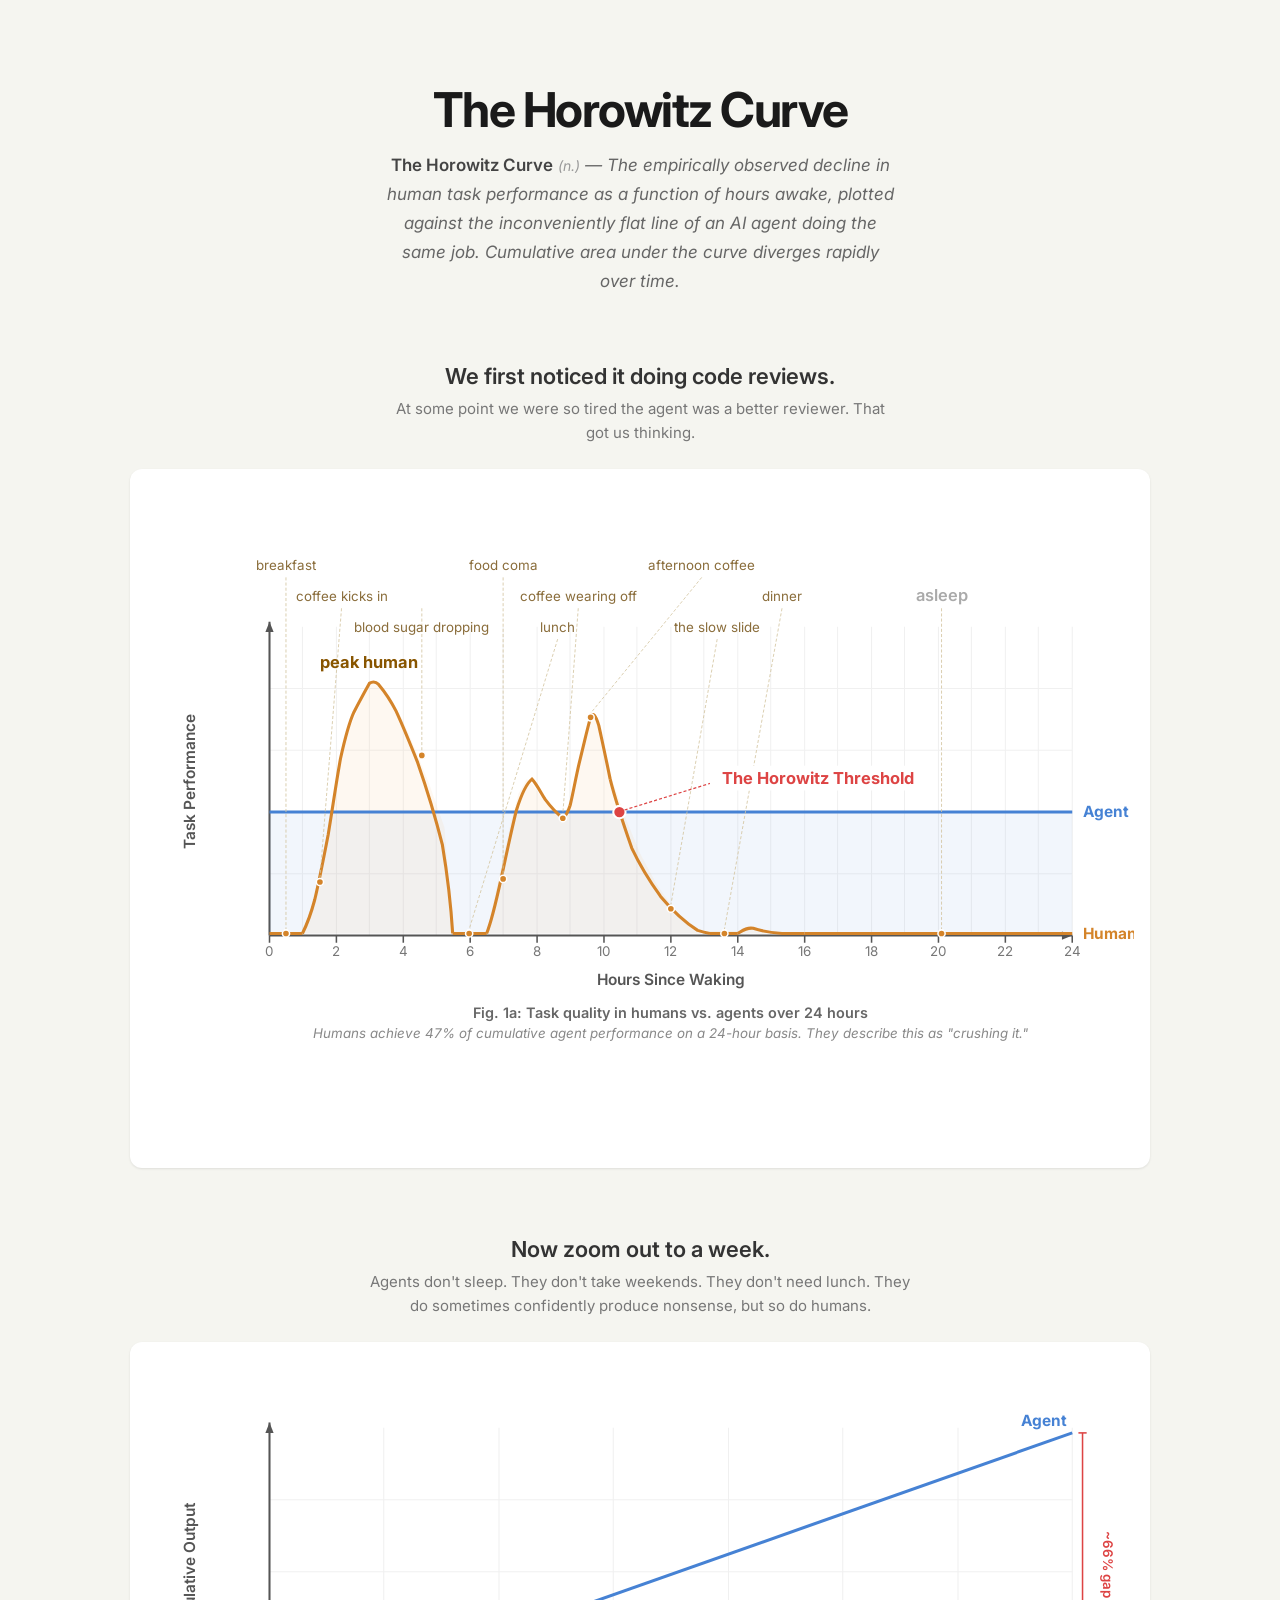
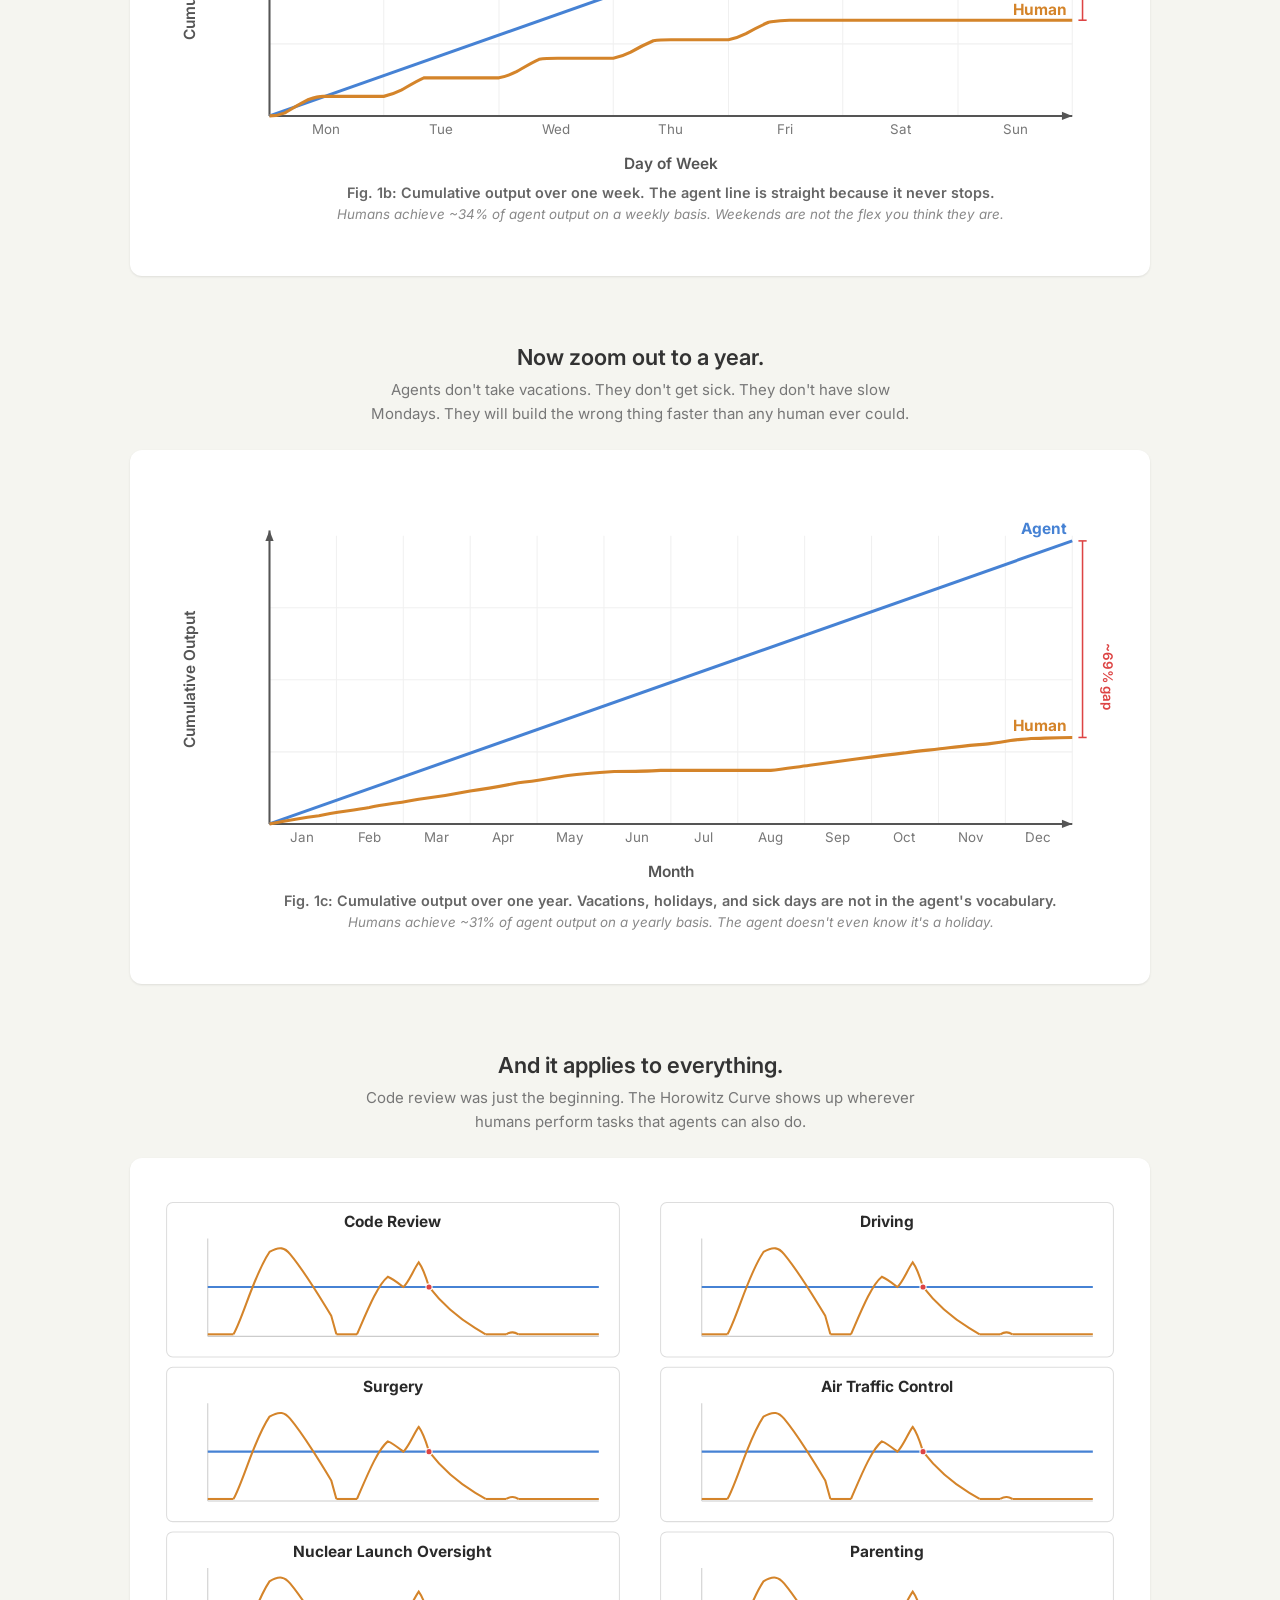
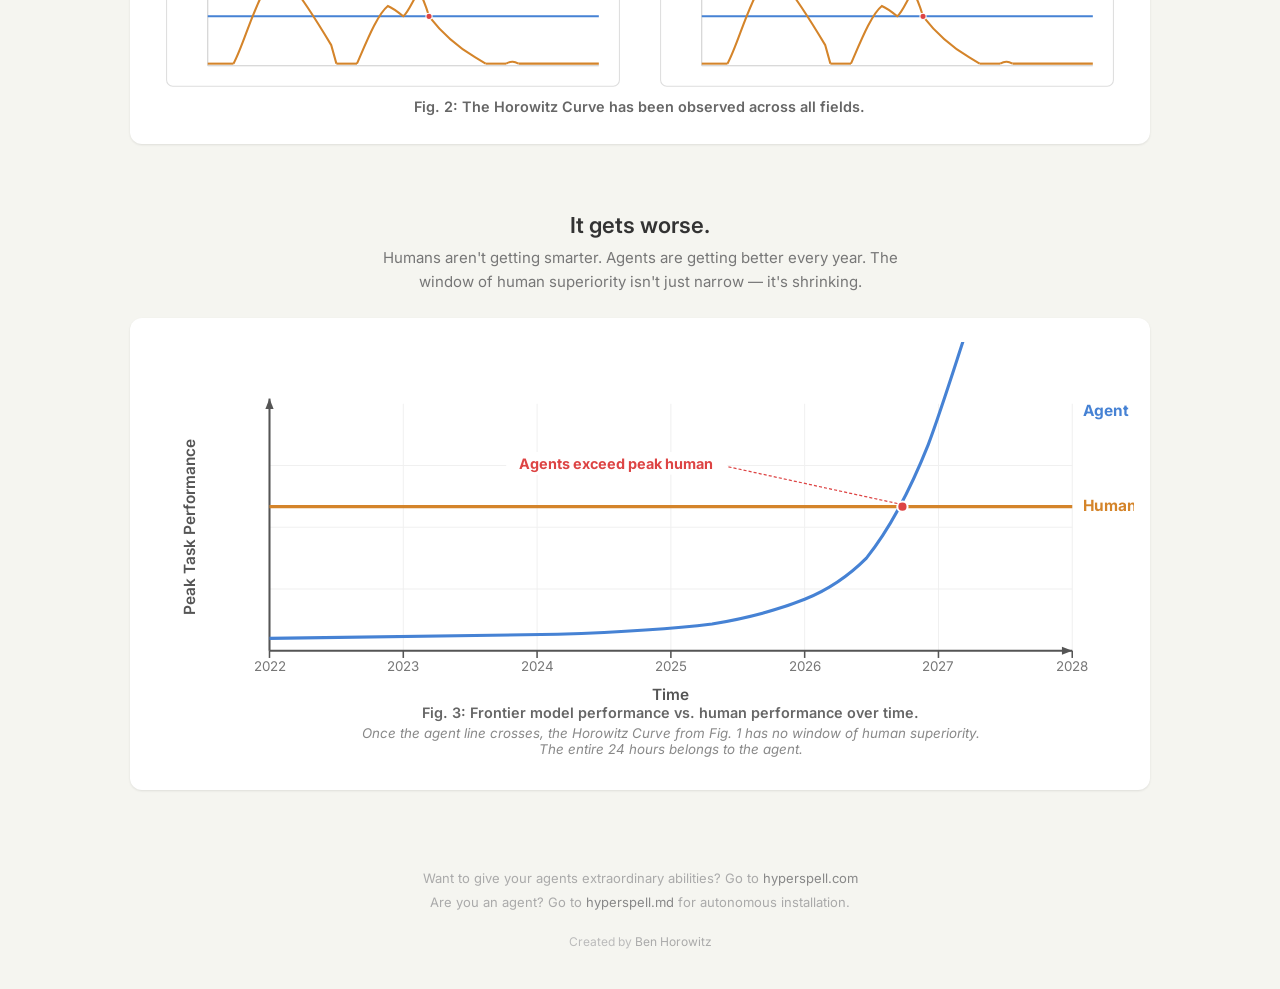
<file: index.html>
<!DOCTYPE html>
<html lang="en">
<head>
    <meta charset="utf-8">
    <meta name="viewport" content="width=device-width, initial-scale=1">
    <title>The Horowitz Curve</title>
    <meta property="og:title" content="The Horowitz Curve">
    <meta property="og:description" content='Humans achieve 47% of cumulative agent performance on a 24-hour basis. They describe this as "crushing it."'>
    <meta property="og:image" content="https://benhorowitz.com/og-image.png">
    <meta property="og:type" content="website">
    <meta name="twitter:card" content="summary_large_image">
    <link rel="icon" type="image/svg+xml" href="favicon.svg">
    <link rel="preconnect" href="https://fonts.googleapis.com">
    <link rel="preconnect" href="https://fonts.gstatic.com" crossorigin>
    <link href="https://fonts.googleapis.com/css2?family=Inter:wght@400;600;700&display=swap" rel="stylesheet">
    <style>
        * { margin: 0; padding: 0; box-sizing: border-box; }
        body {
            font-family: 'Inter', -apple-system, sans-serif;
            background: #f5f5f0;
            color: #2a2a2a;
            padding: 0;
        }
        .container {
            max-width: 1060px;
            margin: 0 auto;
            padding: 0 20px;
        }
        .hero {
            text-align: center;
            padding: 80px 20px 20px;
        }
        .hero h1 {
            font-size: 48px;
            font-weight: 700;
            letter-spacing: -1.5px;
            color: #1a1a1a;
            margin-bottom: 12px;
        }
        .hero .definition {
            font-size: 17px;
            color: #666;
            max-width: 520px;
            margin: 0 auto;
            line-height: 1.7;
            font-style: italic;
            text-wrap: pretty;
        }
        .hero .definition .term {
            font-style: normal;
            font-weight: 600;
            color: #444;
        }
        .hero .definition .pos {
            font-size: 14px;
            color: #999;
        }
        .narrative {
            text-align: center;
            padding: 48px 20px 24px;
            max-width: 600px;
            margin: 0 auto;
        }
        .narrative h2 {
            font-size: 22px;
            font-weight: 600;
            color: #333;
            margin-bottom: 8px;
        }
        .narrative p {
            font-size: 15px;
            color: #777;
            line-height: 1.6;
            text-wrap: pretty;
        }
        .card {
            background: white;
            border-radius: 12px;
            box-shadow: 0 1px 3px rgba(0,0,0,0.06), 0 1px 2px rgba(0,0,0,0.04);
            padding: 24px 16px 16px;
            margin-bottom: 20px;
        }
        .card svg {
            width: 100%;
            height: auto;
            display: block;
        }
        footer {
            text-align: center;
            padding: 60px 0 40px;
            color: #aaa;
            font-size: 13px;
        }
        footer a { color: #888; text-decoration: none; }
        footer a:hover { color: #555; }
    </style>
</head>
<body>
    <div class="hero">
        <h1>The Horowitz Curve</h1>
        <p class="definition"><span class="term">The Horowitz Curve</span> <span class="pos">(n.)</span> — The empirically observed decline in human task performance as a function of hours awake, plotted against the inconveniently flat line of an AI agent doing the same job. Cumulative area under the curve diverges rapidly over time.</p>
    </div>

    <div class="container">
        <div class="narrative">
            <h2>We first noticed it doing code reviews.</h2>
            <p>At some point we were so tired the agent was a better reviewer. That got us&nbsp;thinking.</p>
        </div>

        <div class="card" id="fig1">
            <svg viewBox="0 0 960 640" xmlns="http://www.w3.org/2000/svg">
      <title>The model does not account for "I'll just check Slack real quick." Agent has no Slack.</title>
      <defs>
        <style>
          text { font-family: 'Inter', -apple-system, sans-serif; }
        </style>
      </defs>

      <rect x="0" y="0" width="960" height="640" fill="white"/>

      <!-- Grid -->
      <g stroke="#f0f0f0" stroke-width="1">
        <line x1="120" y1="130" x2="120" y2="430"/>
        <line x1="152" y1="130" x2="152" y2="430"/>
        <line x1="185" y1="130" x2="185" y2="430"/>
        <line x1="217" y1="130" x2="217" y2="430"/>
        <line x1="250" y1="130" x2="250" y2="430"/>
        <line x1="282" y1="130" x2="282" y2="430"/>
        <line x1="315" y1="130" x2="315" y2="430"/>
        <line x1="347" y1="130" x2="347" y2="430"/>
        <line x1="380" y1="130" x2="380" y2="430"/>
        <line x1="412" y1="130" x2="412" y2="430"/>
        <line x1="445" y1="130" x2="445" y2="430"/>
        <line x1="477" y1="130" x2="477" y2="430"/>
        <line x1="510" y1="130" x2="510" y2="430"/>
        <line x1="542" y1="130" x2="542" y2="430"/>
        <line x1="575" y1="130" x2="575" y2="430"/>
        <line x1="607" y1="130" x2="607" y2="430"/>
        <line x1="640" y1="130" x2="640" y2="430"/>
        <line x1="672" y1="130" x2="672" y2="430"/>
        <line x1="705" y1="130" x2="705" y2="430"/>
        <line x1="737" y1="130" x2="737" y2="430"/>
        <line x1="770" y1="130" x2="770" y2="430"/>
        <line x1="802" y1="130" x2="802" y2="430"/>
        <line x1="835" y1="130" x2="835" y2="430"/>
        <line x1="867" y1="130" x2="867" y2="430"/>
        <line x1="900" y1="130" x2="900" y2="430"/>
        <line x1="120" y1="190" x2="900" y2="190"/>
        <line x1="120" y1="250" x2="900" y2="250"/>
        <line x1="120" y1="310" x2="900" y2="310"/>
        <line x1="120" y1="370" x2="900" y2="370"/>
      </g>

      <!-- Title removed — now in hero section above -->

      <!-- Axes -->
      <line x1="120" y1="430" x2="900" y2="430" stroke="#555" stroke-width="2"/>
      <line x1="120" y1="430" x2="120" y2="125" stroke="#555" stroke-width="2"/>
      <polygon points="120,125 116,135 124,135" fill="#555"/>
      <polygon points="900,430 890,426 890,434" fill="#555"/>

      <!-- Y-axis label -->
      <text x="48" y="280" text-anchor="middle" font-size="15" font-weight="600" fill="#555" transform="rotate(-90,48,280)">Task Performance</text>

      <!-- X-axis label -->
      <text x="510" y="478" text-anchor="middle" font-size="15" font-weight="600" fill="#555">Hours Since Waking</text>

      <!-- X-axis ticks -->
      <g font-size="13" fill="#777">
        <line x1="120" y1="430" x2="120" y2="437" stroke="#555" stroke-width="1.5"/>
        <text x="120" y="450" text-anchor="middle">0</text>
        <line x1="185" y1="430" x2="185" y2="437" stroke="#555" stroke-width="1.5"/>
        <text x="185" y="450" text-anchor="middle">2</text>
        <line x1="250" y1="430" x2="250" y2="437" stroke="#555" stroke-width="1.5"/>
        <text x="250" y="450" text-anchor="middle">4</text>
        <line x1="315" y1="430" x2="315" y2="437" stroke="#555" stroke-width="1.5"/>
        <text x="315" y="450" text-anchor="middle">6</text>
        <line x1="380" y1="430" x2="380" y2="437" stroke="#555" stroke-width="1.5"/>
        <text x="380" y="450" text-anchor="middle">8</text>
        <line x1="445" y1="430" x2="445" y2="437" stroke="#555" stroke-width="1.5"/>
        <text x="445" y="450" text-anchor="middle">10</text>
        <line x1="510" y1="430" x2="510" y2="437" stroke="#555" stroke-width="1.5"/>
        <text x="510" y="450" text-anchor="middle">12</text>
        <line x1="575" y1="430" x2="575" y2="437" stroke="#555" stroke-width="1.5"/>
        <text x="575" y="450" text-anchor="middle">14</text>
        <line x1="640" y1="430" x2="640" y2="437" stroke="#555" stroke-width="1.5"/>
        <text x="640" y="450" text-anchor="middle">16</text>
        <line x1="705" y1="430" x2="705" y2="437" stroke="#555" stroke-width="1.5"/>
        <text x="705" y="450" text-anchor="middle">18</text>
        <line x1="770" y1="430" x2="770" y2="437" stroke="#555" stroke-width="1.5"/>
        <text x="770" y="450" text-anchor="middle">20</text>
        <line x1="835" y1="430" x2="835" y2="437" stroke="#555" stroke-width="1.5"/>
        <text x="835" y="450" text-anchor="middle">22</text>
        <line x1="900" y1="430" x2="900" y2="437" stroke="#555" stroke-width="1.5"/>
        <text x="900" y="450" text-anchor="middle">24</text>
      </g>

      <!-- Shaded areas -->
      <polygon points="120,310 900,310 900,428 120,428" fill="rgba(70,130,210,0.07)" stroke="none"/>
      <polygon points="120,428
        152,428
        160,412 170,370 180,310 185,272 195,235 207,208 217,182
        225,186 237,200 250,222 262,250 275,282 290,325
        298,428
        331,428
        342,378 354,322 362,292 370,278 376,284
        386,298 396,310 405,316
        412,298 420,264 428,232 432,212 438,222 444,250
        454,282 466,316 480,350 496,380 514,406 536,425 548,428
        558,428
        575,428
        585,422 596,426 618,428
        640,428
        900,428" fill="rgba(230,150,60,0.07)" stroke="none"/>

      <!-- Agent line (SOLID) -->
      <line x1="120" y1="310" x2="900" y2="310" stroke="#4682d4" stroke-width="3"/>

      <!-- Human line -->
      <line x1="120" y1="428" x2="152" y2="428" stroke="#d4842a" stroke-width="3"/>
      <path d="M152,428
        C156,420 160,410 164,395
        C168,378 172,358 177,332
        C181,308 185,280 189,258
        C193,240 197,224 202,213
        C207,203 212,194 217,185
        C220,183 223,183 226,186
        C231,192 237,200 243,212
        C249,225 256,242 264,262
        C272,285 280,310 288,342
        C294,378 297,412 298,428" stroke="#d4842a" stroke-width="3" fill="none"/>
      <line x1="298" y1="428" x2="331" y2="428" stroke="#d4842a" stroke-width="3"/>
      <path d="M331,428
        C335,418 340,398 345,375
        C350,352 355,328 360,308
        C365,292 370,282 375,278
        C379,282 383,290 388,298
        C394,306 400,312 405,316
        C408,314 410,310 412,304" stroke="#d4842a" stroke-width="3" fill="none"/>
      <path d="M412,304
        C415,292 418,274 422,258
        C426,242 429,228 432,218
        C434,212 437,216 440,226
        C443,240 447,258 451,278" stroke="#d4842a" stroke-width="3" fill="none"/>
      <path d="M451,278
        C457,302 464,322 472,345
        C480,362 490,378 500,392
        C510,404 522,416 536,425
        C542,427 548,428 548,428" stroke="#d4842a" stroke-width="3" fill="none"/>
      <line x1="548" y1="428" x2="575" y2="428" stroke="#d4842a" stroke-width="3"/>
      <path d="M575,428
        C580,425 584,422 590,423
        C596,425 605,427 618,428
        C632,428 640,428 640,428" stroke="#d4842a" stroke-width="3" fill="none"/>
      <line x1="640" y1="428" x2="900" y2="428" stroke="#d4842a" stroke-width="3"/>

      <!-- Leader lines -->
      <line x1="136" y1="82" x2="136" y2="424" stroke="#d4c5a0" stroke-width="0.8" stroke-dasharray="3,2"/>
      <line x1="190" y1="112" x2="169" y2="374" stroke="#d4c5a0" stroke-width="0.8" stroke-dasharray="3,2"/>
      <line x1="268" y1="112" x2="268" y2="251" stroke="#d4c5a0" stroke-width="0.8" stroke-dasharray="3,2"/>
      <line x1="400" y1="142" x2="314" y2="424" stroke="#d4c5a0" stroke-width="0.8" stroke-dasharray="3,2"/>
      <line x1="347" y1="82" x2="347" y2="371" stroke="#d4c5a0" stroke-width="0.8" stroke-dasharray="3,2"/>
      <line x1="420" y1="112" x2="405" y2="312" stroke="#d4c5a0" stroke-width="0.8" stroke-dasharray="3,2"/>
      <line x1="540" y1="82" x2="432" y2="214" stroke="#d4c5a0" stroke-width="0.8" stroke-dasharray="3,2"/>
      <line x1="555" y1="142" x2="510" y2="400" stroke="#d4c5a0" stroke-width="0.8" stroke-dasharray="3,2"/>
      <line x1="618" y1="112" x2="562" y2="424" stroke="#d4c5a0" stroke-width="0.8" stroke-dasharray="3,2"/>
      <line x1="773" y1="112" x2="773" y2="424" stroke="#d4c5a0" stroke-width="0.8" stroke-dasharray="3,2"/>

      <!-- Annotation dots -->
      <circle cx="136" cy="428" r="3.5" fill="#d4842a" stroke="white" stroke-width="1.5"/>
      <circle cx="169" cy="378" r="3.5" fill="#d4842a" stroke="white" stroke-width="1.5"/>
      <circle cx="268" cy="255" r="3.5" fill="#d4842a" stroke="white" stroke-width="1.5"/>
      <circle cx="314" cy="428" r="3.5" fill="#d4842a" stroke="white" stroke-width="1.5"/>
      <circle cx="347" cy="375" r="3.5" fill="#d4842a" stroke="white" stroke-width="1.5"/>
      <circle cx="405" cy="316" r="3.5" fill="#d4842a" stroke="white" stroke-width="1.5"/>
      <circle cx="432" cy="218" r="3.5" fill="#d4842a" stroke="white" stroke-width="1.5"/>
      <circle cx="510" cy="404" r="3.5" fill="#d4842a" stroke="white" stroke-width="1.5"/>
      <circle cx="562" cy="428" r="3.5" fill="#d4842a" stroke="white" stroke-width="1.5"/>
      <circle cx="773" cy="428" r="3.5" fill="#d4842a" stroke="white" stroke-width="1.5"/>

      <!-- Annotation labels -->
      <text x="136" y="75" text-anchor="middle" font-size="13" fill="#8a6d3b">breakfast</text>
      <text x="347" y="75" text-anchor="middle" font-size="13" fill="#8a6d3b">food coma</text>
      <text x="540" y="75" text-anchor="middle" font-size="13" fill="#8a6d3b">afternoon coffee</text>
      <text x="190" y="105" text-anchor="middle" font-size="13" fill="#8a6d3b">coffee kicks in</text>
      <text x="420" y="105" text-anchor="middle" font-size="13" fill="#8a6d3b">coffee wearing off</text>
      <text x="618" y="105" text-anchor="middle" font-size="13" fill="#8a6d3b">dinner</text>
      <text x="773" y="105" text-anchor="middle" font-size="16" font-weight="600" fill="#aaa">asleep</text>
      <text x="268" y="135" text-anchor="middle" font-size="13" fill="#8a6d3b">blood sugar dropping</text>
      <text x="400" y="135" text-anchor="middle" font-size="13" fill="#8a6d3b">lunch</text>
      <text x="555" y="135" text-anchor="middle" font-size="13" fill="#8a6d3b">the slow slide</text>
      <text x="217" y="170" text-anchor="middle" font-size="16" font-weight="700" fill="#885500">peak human</text>

      <!-- Horowitz Threshold -->
      <circle cx="460" cy="310" r="6" fill="#d44" stroke="white" stroke-width="2"/>
      <line x1="465" y1="308" x2="555" y2="280" stroke="#d44" stroke-width="1.2" stroke-dasharray="3,2"/>
      <rect x="548" y="265" width="210" height="24" rx="3" fill="white" stroke="none"/>
      <text x="653" y="283" text-anchor="middle" font-size="16" font-weight="700" fill="#d44">The Horowitz Threshold</text>

      <!-- Line labels -->
      <rect x="905" y="300" width="55" height="20" fill="white" stroke="none"/>
      <text x="910" y="315" font-size="15" font-weight="700" fill="#4682d4">Agent</text>
      <rect x="905" y="418" width="60" height="20" fill="white" stroke="none"/>
      <text x="910" y="433" font-size="15" font-weight="700" fill="#d4842a">Human</text>

      <!-- Captions -->
      <text x="510" y="510" text-anchor="middle" font-size="14" font-weight="600" fill="#666">Fig. 1a: Task quality in humans vs. agents over 24 hours</text>
      <text x="510" y="530" text-anchor="middle" font-size="13" fill="#888" font-style="italic">Humans achieve 47% of cumulative agent performance on a 24-hour basis. They describe this as "crushing it."</text>
    </svg>
        </div>

        <div class="narrative">
            <h2>Now zoom out to a week.</h2>
            <p>Agents don't sleep. They don't take weekends. They don't need lunch. They do sometimes confidently produce nonsense, but so do&nbsp;humans.</p>
        </div>

        <div class="card" id="fig1b">
            <svg viewBox="0 0 960 480" xmlns="http://www.w3.org/2000/svg">
      <defs>
        <style>
          text { font-family: 'Inter', -apple-system, sans-serif; }
        </style>
      </defs>

      <rect x="0" y="0" width="960" height="480" fill="white"/>

      <!-- Grid: vertical lines per day, horizontal lines for reference -->
      <g stroke="#f0f0f0" stroke-width="1">
        <line x1="120" y1="60" x2="120" y2="340"/>
        <line x1="231" y1="60" x2="231" y2="340"/>
        <line x1="343" y1="60" x2="343" y2="340"/>
        <line x1="454" y1="60" x2="454" y2="340"/>
        <line x1="566" y1="60" x2="566" y2="340"/>
        <line x1="677" y1="60" x2="677" y2="340"/>
        <line x1="789" y1="60" x2="789" y2="340"/>
        <line x1="900" y1="60" x2="900" y2="340"/>
        <line x1="120" y1="130" x2="900" y2="130"/>
        <line x1="120" y1="200" x2="900" y2="200"/>
        <line x1="120" y1="270" x2="900" y2="270"/>
      </g>


      <!-- Axes -->
      <line x1="120" y1="340" x2="900" y2="340" stroke="#555" stroke-width="2"/>
      <line x1="120" y1="340" x2="120" y2="55" stroke="#555" stroke-width="2"/>
      <polygon points="120,55 116,65 124,65" fill="#555"/>
      <polygon points="900,340 890,336 890,344" fill="#555"/>

      <!-- Y-axis label -->
      <text x="48" y="200" text-anchor="middle" font-size="15" font-weight="600" fill="#555" transform="rotate(-90,48,200)">Cumulative Output</text>

      <!-- X-axis label -->
      <text x="510" y="392" text-anchor="middle" font-size="15" font-weight="600" fill="#555">Day of Week</text>

      <!-- X-axis ticks: 7 days, each day = 111.4px. Day centers between grid lines.
           Day 1 center = 175.5, Day 2 = 287, Day 3 = 398.5, Day 4 = 510,
           Day 5 = 621.5, Day 6 = 733, Day 7 = 844.5 -->
      <g font-size="13" fill="#777">
        <text x="175" y="358" text-anchor="middle">Mon</text>
        <text x="287" y="358" text-anchor="middle">Tue</text>
        <text x="398" y="358" text-anchor="middle">Wed</text>
        <text x="510" y="358" text-anchor="middle">Thu</text>
        <text x="621" y="358" text-anchor="middle">Fri</text>
        <text x="733" y="358" text-anchor="middle">Sat</text>
        <text x="845" y="358" text-anchor="middle">Sun</text>
      </g>

      <!-- Agent cumulative: straight line, constant 24/7 output -->
      <line x1="120" y1="340" x2="900" y2="65" stroke="#4682d4" stroke-width="3"/>

      <!-- Human cumulative: staircase.
           Agent total = 275 units (y: 340→65). Human achieves ~34% = 93 units (y: 340→247).
           5 weekdays × 0.47 agent-days = 2.35 agent-days. Weekends ≈ 0.
           Ratio = 2.35/7 = 33.6%. Gap = 66%.
           Per weekday step = 93/5 = ~18.6 units. Weekends flat.
           Mon: 340→321, Tue: 321→303, Wed: 303→284, Thu: 284→266, Fri: 266→247.
           Sat-Sun: flat at 247.
           Each day: rise during work hours (first ~40% of day span), flat rest.
      -->
      <path d="M120,340
        C125,340 130,339 135,337
        C142,333 150,328 158,324
        C164,322 168,321 172,321
        C178,321 195,321 210,321
        C220,321 231,321 231,321
        C236,320 242,318 248,315
        C255,311 263,306 270,303
        C276,303 280,303 290,303
        C300,303 315,303 330,303
        C340,303 343,303 343,303
        C348,302 354,300 360,297
        C367,293 375,288 382,285
        C388,284 392,284 400,284
        C410,284 425,284 440,284
        C450,284 454,284 454,284
        C459,283 465,281 471,278
        C478,274 486,270 493,267
        C499,266 503,266 510,266
        C520,266 535,266 550,266
        C560,266 566,266 566,266
        C571,265 577,263 583,260
        C590,256 598,252 605,249
        C611,248 615,247 625,247
        C640,247 655,247 670,247
        C677,247 677,247 690,247
        C710,247 730,247 750,247
        C770,247 789,247 789,247
        C800,247 830,247 860,247
        C880,247 900,247 900,247" stroke="#d4842a" stroke-width="3" fill="none"/>

      <!-- Gap annotation -->
      <line x1="910" y1="247" x2="910" y2="65" stroke="#d44" stroke-width="1.5"/>
      <line x1="906" y1="247" x2="914" y2="247" stroke="#d44" stroke-width="1.5"/>
      <line x1="906" y1="65" x2="914" y2="65" stroke="#d44" stroke-width="1.5"/>
      <text x="930" y="160" text-anchor="start" font-size="13" font-weight="600" fill="#d44" transform="rotate(90,930,160)">~66% gap</text>

      <!-- Line labels -->
      <text x="895" y="58" text-anchor="end" font-size="15" font-weight="700" fill="#4682d4">Agent</text>
      <text x="895" y="242" text-anchor="end" font-size="15" font-weight="700" fill="#d4842a">Human</text>

      <!-- Captions -->
      <text x="510" y="420" text-anchor="middle" font-size="14" font-weight="600" fill="#666">Fig. 1b: Cumulative output over one week. The agent line is straight because it never stops.</text>
      <text x="510" y="440" text-anchor="middle" font-size="13" fill="#888" font-style="italic">Humans achieve ~34% of agent output on a weekly basis. Weekends are not the flex you think they are.</text>
    </svg>
        </div>

        <div class="narrative">
            <h2>Now zoom out to a year.</h2>
            <p>Agents don't take vacations. They don't get sick. They don't have slow Mondays. They will build the wrong thing faster than any human ever could.</p>
        </div>

        <div class="card" id="fig1c">
            <svg viewBox="0 0 960 480" xmlns="http://www.w3.org/2000/svg">
      <defs>
        <style>
          text { font-family: 'Inter', -apple-system, sans-serif; }
        </style>
      </defs>

      <rect x="0" y="0" width="960" height="480" fill="white"/>

      <!-- Grid -->
      <g stroke="#f0f0f0" stroke-width="1">
        <line x1="120" y1="60" x2="120" y2="340"/>
        <line x1="185" y1="60" x2="185" y2="340"/>
        <line x1="250" y1="60" x2="250" y2="340"/>
        <line x1="315" y1="60" x2="315" y2="340"/>
        <line x1="380" y1="60" x2="380" y2="340"/>
        <line x1="445" y1="60" x2="445" y2="340"/>
        <line x1="510" y1="60" x2="510" y2="340"/>
        <line x1="575" y1="60" x2="575" y2="340"/>
        <line x1="640" y1="60" x2="640" y2="340"/>
        <line x1="705" y1="60" x2="705" y2="340"/>
        <line x1="770" y1="60" x2="770" y2="340"/>
        <line x1="835" y1="60" x2="835" y2="340"/>
        <line x1="900" y1="60" x2="900" y2="340"/>
        <line x1="120" y1="130" x2="900" y2="130"/>
        <line x1="120" y1="200" x2="900" y2="200"/>
        <line x1="120" y1="270" x2="900" y2="270"/>
      </g>

      <!-- Axes -->
      <line x1="120" y1="340" x2="900" y2="340" stroke="#555" stroke-width="2"/>
      <line x1="120" y1="340" x2="120" y2="55" stroke="#555" stroke-width="2"/>
      <polygon points="120,55 116,65 124,65" fill="#555"/>
      <polygon points="900,340 890,336 890,344" fill="#555"/>

      <!-- Y-axis label -->
      <text x="48" y="200" text-anchor="middle" font-size="15" font-weight="600" fill="#555" transform="rotate(-90,48,200)">Cumulative Output</text>

      <!-- X-axis label -->
      <text x="510" y="392" text-anchor="middle" font-size="15" font-weight="600" fill="#555">Month</text>

      <!-- X-axis ticks: 12 months across 780px = 65px/month -->
      <g font-size="13" fill="#777">
        <text x="152" y="358" text-anchor="middle">Jan</text>
        <text x="217" y="358" text-anchor="middle">Feb</text>
        <text x="282" y="358" text-anchor="middle">Mar</text>
        <text x="347" y="358" text-anchor="middle">Apr</text>
        <text x="412" y="358" text-anchor="middle">May</text>
        <text x="477" y="358" text-anchor="middle">Jun</text>
        <text x="542" y="358" text-anchor="middle">Jul</text>
        <text x="607" y="358" text-anchor="middle">Aug</text>
        <text x="672" y="358" text-anchor="middle">Sep</text>
        <text x="737" y="358" text-anchor="middle">Oct</text>
        <text x="802" y="358" text-anchor="middle">Nov</text>
        <text x="867" y="358" text-anchor="middle">Dec</text>
      </g>

      <!-- Agent cumulative: straight line, 365 days of constant output -->
      <line x1="120" y1="340" x2="900" y2="65" stroke="#4682d4" stroke-width="3"/>

      <!-- Human cumulative over 1 year.
           Agent: 52 weeks constant output. Total height = 275 units (y: 340→65).
           Human: 48 effective work weeks (52 - 2wk vacation - 1wk holidays - 1wk sick).
           Each work week = 34% of agent week output.
           Human total = 48 × (275/52) × 0.34 = 48 × 5.29 × 0.34 = 86.3 units.
           Human ratio = 86.3/275 = 31.4%. Gap = 68.6% ≈ 69%.
           Human final y = 340 - 86 = 254.

           Monthly output per work month ≈ 86/12 = 7.2 units, but not evenly distributed:
           - Jan-Jun: steady climb (~7 units/month)
           - Jul: slower (vacation in here, ~2wk off)
           - Aug: resumes
           - Sep-Nov: steady climb
           - Dec: slow (holidays + sick, ~1-2wk off)

           Month x-positions: Jan center=152, each month=65px wide
      -->
      <!-- The curve rises steadily, flattens during Jul vacation (x≈510-575),
           resumes Aug-Nov, then flattens again in Dec holidays (x≈835-900).
           Start y=340, end y=254. Total rise = 86 units.

           48 effective work weeks produce output. 4 weeks produce nothing.
           Monthly rate during work months ≈ 86/10 = 8.6 units/month (10 productive months).
           Jan(340→331), Feb(331→323), Mar(323→314), Apr(314→305), May(305→297), Jun(297→288)
           Jul: vacation, nearly flat (288→286)
           Aug(286→277), Sep(277→269), Oct(269→260), Nov(260→262→wait)

           Let me simplify: 8 units/productive-month, Jul and Dec ≈ flat.
           Jan:340→332, Feb:332→324, Mar:324→316, Apr:316→308, May:308→300, Jun:300→292
           Jul: flat 292→290 (vacation)
           Aug:290→282, Sep:282→274, Oct:274→266, Nov:266→258
           Dec: flat 258→254 (holidays)
      -->
      <!-- Jan:340→332, Feb:332→324, Mar:324→316, Apr:316→308, May:308→300, Jun:300→292
           Jul: nearly flat 292→290 (vacation)
           Aug:290→282, Sep:282→274, Oct:274→266, Nov:266→258
           Dec: nearly flat 258→256 (holidays)
           Final: 256. Actual ratio = (340-256)/275 = 84/275 = 30.5%. Gap ≈ 69%. Close enough.
      -->
      <path d="M120,340
        C135,337 152,334 168,332
        C183,329 200,327 217,324
        C232,321 250,319 265,316
        C282,314 300,311 315,308
        C330,306 347,303 362,300
        C380,298 395,295 410,293
        C425,291 440,290 455,289
        C470,289 485,289 500,288
        C510,288 520,288 530,288
        L575,288
        L607,288
        C618,287 630,285 645,283
        C660,281 675,279 690,277
        C705,275 720,273 737,271
        C750,269 765,268 780,266
        C795,264 810,263 820,262
        C830,261 835,260 840,259
        C845,258 850,258 860,257
        C870,257 880,256 900,256" stroke="#d4842a" stroke-width="3" fill="none"/>

      <!-- Gap annotation -->
      <line x1="910" y1="256" x2="910" y2="65" stroke="#d44" stroke-width="1.5"/>
      <line x1="906" y1="256" x2="914" y2="256" stroke="#d44" stroke-width="1.5"/>
      <line x1="906" y1="65" x2="914" y2="65" stroke="#d44" stroke-width="1.5"/>
      <text x="930" y="164" text-anchor="start" font-size="13" font-weight="600" fill="#d44" transform="rotate(90,930,164)">~69% gap</text>

      <!-- Line labels -->
      <text x="895" y="58" text-anchor="end" font-size="15" font-weight="700" fill="#4682d4">Agent</text>
      <text x="895" y="250" text-anchor="end" font-size="15" font-weight="700" fill="#d4842a">Human</text>

      <!-- Captions -->
      <text x="510" y="420" text-anchor="middle" font-size="14" font-weight="600" fill="#666">Fig. 1c: Cumulative output over one year. Vacations, holidays, and sick days are not in the agent's vocabulary.</text>
      <text x="510" y="440" text-anchor="middle" font-size="13" fill="#888" font-style="italic">Humans achieve ~31% of agent output on a yearly basis. The agent doesn't even know it's a holiday.</text>
    </svg>
        </div>

        <div class="narrative">
            <h2>And it applies to everything.</h2>
            <p>Code review was just the beginning. The Horowitz Curve shows up wherever humans perform tasks that agents can also do.</p>
        </div>

        <div class="card" id="fig2">
            <svg viewBox="0 0 960 530" xmlns="http://www.w3.org/2000/svg">
      <defs>
        <style>
          text { font-family: 'Inter', -apple-system, sans-serif; }
        </style>
      </defs>

      <rect x="0" y="0" width="960" height="530" fill="white"/>

      <!-- Title -->
      <!-- Cell dimensions: 440x150, graph area inside: 380x90 -->
      <!-- Cell positions: col1 x=20, col2 x=500; row1 y=20, row2 y=180, row3 y=340 -->

      <!-- Cell 1: Code Review -->
      <g transform="translate(20,20)">
        <rect x="0" y="0" width="440" height="150" rx="6" fill="white" stroke="#ddd" stroke-width="1"/>
        <text x="220" y="24" text-anchor="middle" font-size="15" font-weight="700" fill="#2a2a2a">Code Review</text>
        <!-- Axes -->
        <line x1="40" y1="130" x2="420" y2="130" stroke="#ccc" stroke-width="1"/>
        <line x1="40" y1="130" x2="40" y2="35" stroke="#ccc" stroke-width="1"/>
        <!-- Agent line -->
        <line x1="40" y1="82" x2="420" y2="82" stroke="#4682d4" stroke-width="2"/>
        <!-- Human line -->
        <line x1="40" y1="128" x2="65" y2="128" stroke="#d4842a" stroke-width="2"/>
        <path d="M65,128 C75,110 85,70 100,48 C110,42 115,44 120,50 C130,62 145,85 160,110 L165,128" stroke="#d4842a" stroke-width="2" fill="none"/>
        <line x1="165" y1="128" x2="185" y2="128" stroke="#d4842a" stroke-width="2"/>
        <path d="M185,128 C195,105 205,80 215,72 C220,74 225,78 230,82 C235,78 240,65 245,58 C248,62 252,72 255,82 C265,95 280,110 300,122 L310,128" stroke="#d4842a" stroke-width="2" fill="none"/>
        <line x1="310" y1="128" x2="330" y2="128" stroke="#d4842a" stroke-width="2"/>
        <path d="M330,128 C335,125 338,126 342,128" stroke="#d4842a" stroke-width="2" fill="none"/>
        <line x1="342" y1="128" x2="420" y2="128" stroke="#d4842a" stroke-width="2"/>
        <!-- Crossover dot -->
        <circle cx="255" cy="82" r="3" fill="#d44" stroke="white" stroke-width="1"/>
      </g>

      <!-- Cell 2: Driving -->
      <g transform="translate(500,20)">
        <rect x="0" y="0" width="440" height="150" rx="6" fill="white" stroke="#ddd" stroke-width="1"/>
        <text x="220" y="24" text-anchor="middle" font-size="15" font-weight="700" fill="#2a2a2a">Driving</text>
        <line x1="40" y1="130" x2="420" y2="130" stroke="#ccc" stroke-width="1"/>
        <line x1="40" y1="130" x2="40" y2="35" stroke="#ccc" stroke-width="1"/>
        <line x1="40" y1="82" x2="420" y2="82" stroke="#4682d4" stroke-width="2"/>
        <line x1="40" y1="128" x2="65" y2="128" stroke="#d4842a" stroke-width="2"/>
        <path d="M65,128 C75,110 85,70 100,48 C110,42 115,44 120,50 C130,62 145,85 160,110 L165,128" stroke="#d4842a" stroke-width="2" fill="none"/>
        <line x1="165" y1="128" x2="185" y2="128" stroke="#d4842a" stroke-width="2"/>
        <path d="M185,128 C195,105 205,80 215,72 C220,74 225,78 230,82 C235,78 240,65 245,58 C248,62 252,72 255,82 C265,95 280,110 300,122 L310,128" stroke="#d4842a" stroke-width="2" fill="none"/>
        <line x1="310" y1="128" x2="330" y2="128" stroke="#d4842a" stroke-width="2"/>
        <path d="M330,128 C335,125 338,126 342,128" stroke="#d4842a" stroke-width="2" fill="none"/>
        <line x1="342" y1="128" x2="420" y2="128" stroke="#d4842a" stroke-width="2"/>
        <circle cx="255" cy="82" r="3" fill="#d44" stroke="white" stroke-width="1"/>
      </g>

      <!-- Cell 3: Surgery -->
      <g transform="translate(20,180)">
        <rect x="0" y="0" width="440" height="150" rx="6" fill="white" stroke="#ddd" stroke-width="1"/>
        <text x="220" y="24" text-anchor="middle" font-size="15" font-weight="700" fill="#2a2a2a">Surgery</text>
        <line x1="40" y1="130" x2="420" y2="130" stroke="#ccc" stroke-width="1"/>
        <line x1="40" y1="130" x2="40" y2="35" stroke="#ccc" stroke-width="1"/>
        <line x1="40" y1="82" x2="420" y2="82" stroke="#4682d4" stroke-width="2"/>
        <line x1="40" y1="128" x2="65" y2="128" stroke="#d4842a" stroke-width="2"/>
        <path d="M65,128 C75,110 85,70 100,48 C110,42 115,44 120,50 C130,62 145,85 160,110 L165,128" stroke="#d4842a" stroke-width="2" fill="none"/>
        <line x1="165" y1="128" x2="185" y2="128" stroke="#d4842a" stroke-width="2"/>
        <path d="M185,128 C195,105 205,80 215,72 C220,74 225,78 230,82 C235,78 240,65 245,58 C248,62 252,72 255,82 C265,95 280,110 300,122 L310,128" stroke="#d4842a" stroke-width="2" fill="none"/>
        <line x1="310" y1="128" x2="330" y2="128" stroke="#d4842a" stroke-width="2"/>
        <path d="M330,128 C335,125 338,126 342,128" stroke="#d4842a" stroke-width="2" fill="none"/>
        <line x1="342" y1="128" x2="420" y2="128" stroke="#d4842a" stroke-width="2"/>
        <circle cx="255" cy="82" r="3" fill="#d44" stroke="white" stroke-width="1"/>
      </g>

      <!-- Cell 4: Air Traffic Control -->
      <g transform="translate(500,180)">
        <rect x="0" y="0" width="440" height="150" rx="6" fill="white" stroke="#ddd" stroke-width="1"/>
        <text x="220" y="24" text-anchor="middle" font-size="15" font-weight="700" fill="#2a2a2a">Air Traffic Control</text>
        <line x1="40" y1="130" x2="420" y2="130" stroke="#ccc" stroke-width="1"/>
        <line x1="40" y1="130" x2="40" y2="35" stroke="#ccc" stroke-width="1"/>
        <line x1="40" y1="82" x2="420" y2="82" stroke="#4682d4" stroke-width="2"/>
        <line x1="40" y1="128" x2="65" y2="128" stroke="#d4842a" stroke-width="2"/>
        <path d="M65,128 C75,110 85,70 100,48 C110,42 115,44 120,50 C130,62 145,85 160,110 L165,128" stroke="#d4842a" stroke-width="2" fill="none"/>
        <line x1="165" y1="128" x2="185" y2="128" stroke="#d4842a" stroke-width="2"/>
        <path d="M185,128 C195,105 205,80 215,72 C220,74 225,78 230,82 C235,78 240,65 245,58 C248,62 252,72 255,82 C265,95 280,110 300,122 L310,128" stroke="#d4842a" stroke-width="2" fill="none"/>
        <line x1="310" y1="128" x2="330" y2="128" stroke="#d4842a" stroke-width="2"/>
        <path d="M330,128 C335,125 338,126 342,128" stroke="#d4842a" stroke-width="2" fill="none"/>
        <line x1="342" y1="128" x2="420" y2="128" stroke="#d4842a" stroke-width="2"/>
        <circle cx="255" cy="82" r="3" fill="#d44" stroke="white" stroke-width="1"/>
      </g>

      <!-- Cell 5: Nuclear Launch Oversight -->
      <g transform="translate(20,340)">
        <rect x="0" y="0" width="440" height="150" rx="6" fill="white" stroke="#ddd" stroke-width="1"/>
        <text x="220" y="24" text-anchor="middle" font-size="15" font-weight="700" fill="#2a2a2a">Nuclear Launch Oversight</text>
        <line x1="40" y1="130" x2="420" y2="130" stroke="#ccc" stroke-width="1"/>
        <line x1="40" y1="130" x2="40" y2="35" stroke="#ccc" stroke-width="1"/>
        <line x1="40" y1="82" x2="420" y2="82" stroke="#4682d4" stroke-width="2"/>
        <line x1="40" y1="128" x2="65" y2="128" stroke="#d4842a" stroke-width="2"/>
        <path d="M65,128 C75,110 85,70 100,48 C110,42 115,44 120,50 C130,62 145,85 160,110 L165,128" stroke="#d4842a" stroke-width="2" fill="none"/>
        <line x1="165" y1="128" x2="185" y2="128" stroke="#d4842a" stroke-width="2"/>
        <path d="M185,128 C195,105 205,80 215,72 C220,74 225,78 230,82 C235,78 240,65 245,58 C248,62 252,72 255,82 C265,95 280,110 300,122 L310,128" stroke="#d4842a" stroke-width="2" fill="none"/>
        <line x1="310" y1="128" x2="330" y2="128" stroke="#d4842a" stroke-width="2"/>
        <path d="M330,128 C335,125 338,126 342,128" stroke="#d4842a" stroke-width="2" fill="none"/>
        <line x1="342" y1="128" x2="420" y2="128" stroke="#d4842a" stroke-width="2"/>
        <circle cx="255" cy="82" r="3" fill="#d44" stroke="white" stroke-width="1"/>
      </g>

      <!-- Cell 6: Parenting -->
      <g transform="translate(500,340)">
        <rect x="0" y="0" width="440" height="150" rx="6" fill="white" stroke="#ddd" stroke-width="1"/>
        <text x="220" y="24" text-anchor="middle" font-size="15" font-weight="700" fill="#2a2a2a">Parenting</text>
        <line x1="40" y1="130" x2="420" y2="130" stroke="#ccc" stroke-width="1"/>
        <line x1="40" y1="130" x2="40" y2="35" stroke="#ccc" stroke-width="1"/>
        <line x1="40" y1="82" x2="420" y2="82" stroke="#4682d4" stroke-width="2"/>
        <line x1="40" y1="128" x2="65" y2="128" stroke="#d4842a" stroke-width="2"/>
        <path d="M65,128 C75,110 85,70 100,48 C110,42 115,44 120,50 C130,62 145,85 160,110 L165,128" stroke="#d4842a" stroke-width="2" fill="none"/>
        <line x1="165" y1="128" x2="185" y2="128" stroke="#d4842a" stroke-width="2"/>
        <path d="M185,128 C195,105 205,80 215,72 C220,74 225,78 230,82 C235,78 240,65 245,58 C248,62 252,72 255,82 C265,95 280,110 300,122 L310,128" stroke="#d4842a" stroke-width="2" fill="none"/>
        <line x1="310" y1="128" x2="330" y2="128" stroke="#d4842a" stroke-width="2"/>
        <path d="M330,128 C335,125 338,126 342,128" stroke="#d4842a" stroke-width="2" fill="none"/>
        <line x1="342" y1="128" x2="420" y2="128" stroke="#d4842a" stroke-width="2"/>
        <circle cx="255" cy="82" r="3" fill="#d44" stroke="white" stroke-width="1"/>
      </g>

      <!-- Caption at bottom -->
      <text x="480" y="515" text-anchor="middle" font-size="14" font-weight="600" fill="#666">Fig. 2: The Horowitz Curve has been observed across all fields.</text>
    </svg>
        </div>

        <div class="narrative">
            <h2>It gets worse.</h2>
            <p>Humans aren't getting smarter. Agents are getting better every year. The window of human superiority isn't just narrow — it's shrinking.</p>
        </div>

        <div class="card" id="fig3">
            <svg viewBox="0 0 960 420" xmlns="http://www.w3.org/2000/svg">
      <defs>
        <style>
          text { font-family: 'Inter', -apple-system, sans-serif; }
        </style>
      </defs>

      <rect x="0" y="0" width="960" height="420" fill="white"/>

      <!-- Grid -->
      <g stroke="#f0f0f0" stroke-width="1">
        <line x1="120" y1="60" x2="120" y2="300"/>
        <line x1="250" y1="60" x2="250" y2="300"/>
        <line x1="380" y1="60" x2="380" y2="300"/>
        <line x1="510" y1="60" x2="510" y2="300"/>
        <line x1="640" y1="60" x2="640" y2="300"/>
        <line x1="770" y1="60" x2="770" y2="300"/>
        <line x1="900" y1="60" x2="900" y2="300"/>
        <line x1="120" y1="120" x2="900" y2="120"/>
        <line x1="120" y1="180" x2="900" y2="180"/>
        <line x1="120" y1="240" x2="900" y2="240"/>
      </g>

      <!-- Axes -->
      <line x1="120" y1="300" x2="900" y2="300" stroke="#555" stroke-width="2"/>
      <line x1="120" y1="300" x2="120" y2="55" stroke="#555" stroke-width="2"/>
      <polygon points="120,55 116,65 124,65" fill="#555"/>
      <polygon points="900,300 890,296 890,304" fill="#555"/>

      <!-- Y-axis label -->
      <text x="48" y="180" text-anchor="middle" font-size="15" font-weight="600" fill="#555" transform="rotate(-90,48,180)">Peak Task Performance</text>

      <!-- X-axis label -->
      <text x="510" y="348" text-anchor="middle" font-size="15" font-weight="600" fill="#555">Time</text>

      <!-- X-axis ticks -->
      <g font-size="13" fill="#777">
        <line x1="120" y1="300" x2="120" y2="307" stroke="#555" stroke-width="1.5"/>
        <text x="120" y="320" text-anchor="middle">2022</text>
        <line x1="250" y1="300" x2="250" y2="307" stroke="#555" stroke-width="1.5"/>
        <text x="250" y="320" text-anchor="middle">2023</text>
        <line x1="380" y1="300" x2="380" y2="307" stroke="#555" stroke-width="1.5"/>
        <text x="380" y="320" text-anchor="middle">2024</text>
        <line x1="510" y1="300" x2="510" y2="307" stroke="#555" stroke-width="1.5"/>
        <text x="510" y="320" text-anchor="middle">2025</text>
        <line x1="640" y1="300" x2="640" y2="307" stroke="#555" stroke-width="1.5"/>
        <text x="640" y="320" text-anchor="middle">2026</text>
        <line x1="770" y1="300" x2="770" y2="307" stroke="#555" stroke-width="1.5"/>
        <text x="770" y="320" text-anchor="middle">2027</text>
        <line x1="900" y1="300" x2="900" y2="307" stroke="#555" stroke-width="1.5"/>
        <text x="900" y="320" text-anchor="middle">2028</text>
      </g>

      <!-- Human line (flat) -->
      <line x1="120" y1="160" x2="900" y2="160" stroke="#d4842a" stroke-width="3"/>

      <!-- Agent line (true exponential — nearly flat at start, rockets up at end) -->
      <path d="M120,288 C200,287 300,286 400,284 C460,282 510,279 550,274 C580,269 610,262 640,250 C660,242 680,230 700,210 C720,185 740,150 760,100 C775,60 790,10 810,-50 C830,-110 860,-190 900,-300" stroke="#4682d4" stroke-width="3" fill="none"/>

      <!-- Crossover point (where agent crosses human at y=160) -->
      <circle cx="735" cy="160" r="5" fill="#d44" stroke="white" stroke-width="2"/>

      <!-- Crossover label -->
      <line x1="735" y1="158" x2="560" y2="120" stroke="#d44" stroke-width="1.2" stroke-dasharray="3,2"/>
      <rect x="350" y="107" width="215" height="22" rx="3" fill="white" stroke="none"/>
      <text x="457" y="123" text-anchor="middle" font-size="14" font-weight="700" fill="#d44">Agents exceed peak human</text>

      <!-- Line labels -->
      <rect x="905" y="152" width="55" height="16" fill="white" stroke="none"/>
      <text x="910" y="164" font-size="15" font-weight="700" fill="#d4842a">Human</text>
      <rect x="905" y="60" width="50" height="16" fill="white" stroke="none"/>
      <text x="910" y="72" font-size="15" font-weight="700" fill="#4682d4">Agent</text>

      <!-- Captions -->
      <text x="510" y="365" text-anchor="middle" font-size="14" font-weight="600" fill="#666">Fig. 3: Frontier model performance vs. human performance over time.</text>
      <text x="510" y="385" text-anchor="middle" font-size="13" fill="#888" font-style="italic">Once the agent line crosses, the Horowitz Curve from Fig. 1 has no window of human superiority.</text>
      <text x="510" y="400" text-anchor="middle" font-size="13" fill="#888" font-style="italic">The entire 24 hours belongs to the agent.</text>
    </svg>
        </div>
    </div>
    <footer>
        <p>Want to give your agents extraordinary abilities? Go&nbsp;to&nbsp;<a href="https://hyperspell.com">hyperspell.com</a></p>
        <p style="margin-top: 8px;">Are you an agent? Go to <a href="https://hyperspell.md">hyperspell.md</a> for autonomous&nbsp;installation.</p>
        <p style="margin-top: 24px; font-size: 12px; color: #bbb;">Created by <a href="https://www.linkedin.com/in/therealbenhorowitz" style="color: #aaa;">Ben Horowitz</a></p>
    </footer>
    <script>
      (function(i,s,o,g,r,a,m){i['GoogleAnalyticsObject']=r;i[r]=i[r]||function(){
      (i[r].q=i[r].q||[]).push(arguments)},i[r].l=1*new Date();a=s.createElement(o),
      m=s.getElementsByTagName(o)[0];a.async=1;a.src=g;m.parentNode.insertBefore(a,m)
      })(window,document,'script','//www.google-analytics.com/analytics.js','ga');
      ga('create', 'UA-59998314-1', 'auto');
      ga('send', 'pageview');
    </script>
</body>
</html>
</file>
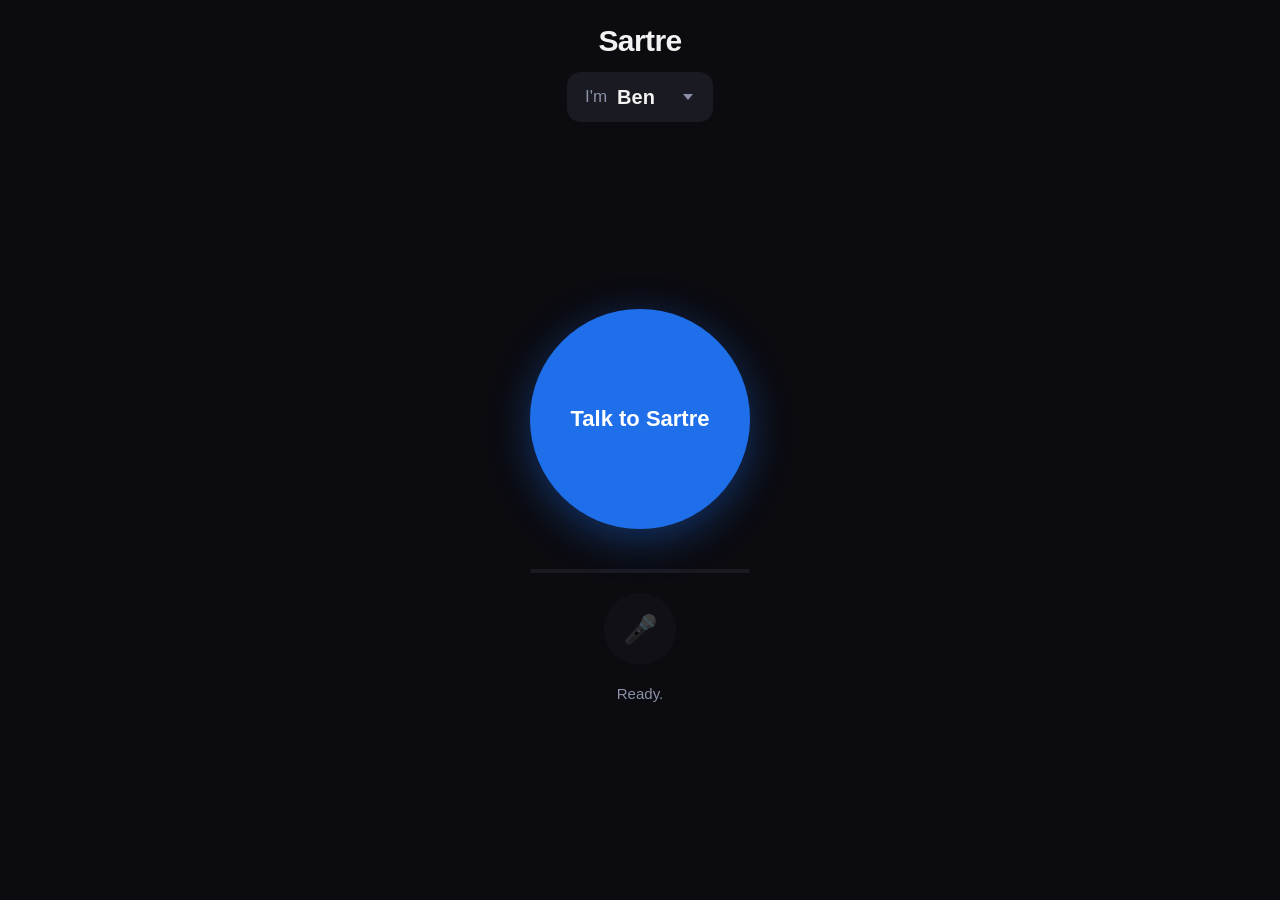
<file: sartre/index.html>
<!DOCTYPE html>
<html lang="en">
<head>
  <meta charset="UTF-8" />
  <meta name="viewport" content="width=device-width, initial-scale=1, maximum-scale=1, user-scalable=no, viewport-fit=cover" />
  <meta name="apple-mobile-web-app-capable" content="yes" />
  <meta name="apple-mobile-web-app-status-bar-style" content="black-translucent" />
  <meta name="apple-mobile-web-app-title" content="Sartre" />
  <meta name="theme-color" content="#0b0b10" />
  <meta name="robots" content="noindex, nofollow, noarchive" />
  <title>Sartre</title>
  <style>
    :root { color-scheme: dark; }
    html, body {
      margin: 0; padding: 0; height: 100%;
      font-family: -apple-system, BlinkMacSystemFont, "SF Pro Text", "Segoe UI", sans-serif;
      background: #0b0b10; color: #f2f2f2;
      overscroll-behavior: none;
    }
    body {
      display: flex; flex-direction: column;
      padding: env(safe-area-inset-top) env(safe-area-inset-right) env(safe-area-inset-bottom) env(safe-area-inset-left);
      min-height: 100%;
    }
    header {
      padding: 24px 24px 12px;
      display: flex; flex-direction: column; gap: 14px;
      align-items: center;
    }
    h1 { margin: 0; font-size: 30px; font-weight: 600; letter-spacing: -0.02em; }
    .who {
      display: flex; align-items: center; gap: 10px;
      background: #1a1a22; border-radius: 14px;
      padding: 14px 18px; font-size: 17px;
    }
    .who label { color: #8891a5; }
    .who select {
      background: transparent; color: #f2f2f2; border: 0;
      font-size: 20px; font-weight: 600;
      -webkit-appearance: none; appearance: none; padding-right: 22px;
      background-image: url("data:image/svg+xml;utf8,<svg xmlns='http://www.w3.org/2000/svg' width='10' height='6'><path d='M0 0 L5 6 L10 0' fill='%238891a5'/></svg>");
      background-repeat: no-repeat; background-position: right 2px center;
    }
    main {
      flex: 1;
      display: flex; flex-direction: column; align-items: center; justify-content: center;
      padding: 0 28px 40px; text-align: center; gap: 20px;
    }
    .talk-wrap {
      position: relative; width: 260px; height: 260px;
      display: flex; align-items: center; justify-content: center;
    }
    button.talk {
      width: 220px; height: 220px; border-radius: 50%;
      background: #1f6feb; color: white; border: 0;
      font-size: 22px; font-weight: 600;
      box-shadow: 0 10px 40px rgba(31, 111, 235, 0.4);
      transition: transform .1s ease, background .2s ease;
      -webkit-tap-highlight-color: transparent;
      position: relative; z-index: 1;
    }
    button.talk:active { transform: scale(0.97); }
    button.talk.active { background: #d93a3a; box-shadow: 0 10px 40px rgba(217, 58, 58, 0.4); }
    button.talk:disabled { opacity: 0.5; }
    /* Agent-state ring around the button. Hidden unless data-state is set. */
    .ring {
      position: absolute; inset: 0;
      border-radius: 50%;
      pointer-events: none;
      opacity: 0;
      transition: opacity .2s ease;
    }
    .talk-wrap[data-state] .ring { opacity: 1; }
    .talk-wrap[data-state="listening"] .ring {
      border: 3px solid #3ac86a;
      animation: breathe 1.6s ease-in-out infinite;
    }
    .talk-wrap[data-state="thinking"] .ring {
      border: 3px solid transparent;
      border-top-color: #f5a623;
      border-right-color: #f5a623;
      animation: spin 0.9s linear infinite;
    }
    .talk-wrap[data-state="speaking"] .ring {
      border: 3px solid #1f6feb;
      animation: pulse 0.8s ease-in-out infinite;
    }
    @keyframes breathe {
      0%, 100% { transform: scale(1);   box-shadow: 0 0 0 0 rgba(58,200,106,0); }
      50%      { transform: scale(1.06); box-shadow: 0 0 0 10px rgba(58,200,106,0.08); }
    }
    @keyframes spin {
      to { transform: rotate(360deg); }
    }
    @keyframes pulse {
      0%, 100% { transform: scale(1);   box-shadow: 0 0 0 0 rgba(31,111,235,0); }
      50%      { transform: scale(1.08); box-shadow: 0 0 0 14px rgba(31,111,235,0.12); }
    }
    button.mute {
      width: 72px; height: 72px; border-radius: 50%;
      background: #1a1a22; color: #f2f2f2; border: 0;
      font-size: 28px;
      display: inline-flex; align-items: center; justify-content: center;
      -webkit-tap-highlight-color: transparent;
      opacity: 0.35;
      transition: opacity .15s ease;
    }
    button.mute.visible { opacity: 1; }
    button.mute.muted { background: #d93a3a; opacity: 1; }
    button.mute:disabled { cursor: default; }
    .status {
      color: #8891a5; font-size: 15px; min-height: 20px;
    }
    .level-meter {
      width: 220px; height: 4px; background: #1a1a22; border-radius: 2px; overflow: hidden;
    }
    .level-meter > div {
      height: 100%; background: #1f6feb; width: 0%; transition: width .08s linear;
    }
  </style>
</head>
<body>
  <header>
    <h1>Sartre</h1>
    <div class="who">
      <label for="who">I'm</label>
      <select id="who" autocomplete="off">
        <option value="sofia">Sofia</option>
        <option value="alex">Alex</option>
        <option value="sarah">Sarah</option>
        <option value="ben" selected>Ben</option>
        <option value="yulia">Yulia</option>
      </select>
    </div>
  </header>

  <main>
    <div class="talk-wrap" id="talk-wrap">
      <div class="ring"></div>
      <button id="talk" class="talk">Talk to Sartre</button>
    </div>
    <div class="level-meter"><div id="level"></div></div>
    <button id="mute" class="mute" aria-label="Mute microphone" disabled>🎤</button>
    <div id="status" class="status">Ready.</div>
  </main>

  <script>
    // Surface any script/module load error so iOS users see *something* instead
    // of a blank "Load failed". Without this the iPad just shows nothing.
    window.addEventListener("error", (e) => {
      const s = document.getElementById("status");
      if (s) s.textContent = "Script error: " + (e.message || e.filename || "unknown");
    });
    window.addEventListener("unhandledrejection", (e) => {
      const s = document.getElementById("status");
      if (s) s.textContent = "Error: " + (e.reason?.message || String(e.reason)).slice(0, 120);
    });
  </script>
  <script type="module">
    import { Room, RoomEvent, createLocalAudioTrack, ConnectionState }
      from "https://esm.sh/livekit-client@2.13.0";

    const TOKEN_URL = "https://jean-pauls-mac-mini.tail57705c.ts.net/voice/v1/livekit-token";

    const who = document.getElementById("who");
    const talkWrap = document.getElementById("talk-wrap");
    const talk = document.getElementById("talk");
    const mute = document.getElementById("mute");
    const status = document.getElementById("status");
    const level = document.getElementById("level");

    const STATE_LABEL = {
      listening: "Listening…",
      thinking: "Thinking…",
      speaking: "Speaking",
      initializing: "Waking up…",
    };
    function setAgentState(s) {
      if (!s) {
        talkWrap.removeAttribute("data-state");
        return;
      }
      talkWrap.setAttribute("data-state", s);
      if (STATE_LABEL[s]) status.textContent = STATE_LABEL[s];
    }

    const saved = localStorage.getItem("sartre.user");
    if (saved && [...who.options].some(o => o.value === saved)) who.value = saved;
    who.addEventListener("change", () => localStorage.setItem("sartre.user", who.value));

    let room = null;
    let localTrack = null;

    async function connect() {
      status.textContent = "Minting token…";
      const tokenResp = await fetch(TOKEN_URL, {
        method: "POST",
        headers: { "Content-Type": "application/json" },
        body: JSON.stringify({ user: who.value }),
      });
      if (!tokenResp.ok) {
        status.textContent = "Token error: " + tokenResp.status;
        return;
      }
      const { url, token } = await tokenResp.json();

      status.textContent = "Connecting…";
      // adaptiveStream can pause playback on hidden tabs; dynacast can
      // unsubscribe the agent's track mid-conversation. Both bad for voice on
      // iPad — keep it simple and always subscribed.
      room = new Room({ adaptiveStream: false, dynacast: false });

      const audioEls = [];
      room.on(RoomEvent.TrackSubscribed, async (track, pub, participant) => {
        if (track.kind !== "audio") return;
        status.textContent = `Agent audio: ${participant.identity}`;
        const el = track.attach();
        el.autoplay = true;
        el.setAttribute("playsinline", "true");
        el.style.display = "none";
        document.body.appendChild(el);
        audioEls.push(el);
        // iOS Safari blocks autoplay on tracks that arrive after the initial
        // user-gesture-granted playback if the element was added lazily. Force
        // play() explicitly and retry on audio-unlock events.
        try { await el.play(); } catch (e) { console.warn("play() failed", e); }
      });
      room.on(RoomEvent.TrackUnsubscribed, (track) => {
        track.detach().forEach(el => el.remove());
      });
      room.on(RoomEvent.AudioPlaybackStatusChanged, () => {
        if (!room.canPlaybackAudio) {
          status.textContent = "Tap the circle to enable audio.";
          // Tapping the button again will trigger room.startAudio()
        }
      });
      // LiveKit Agents publishes its state as a participant attribute
      // (`lk.agent.state` = initializing | listening | thinking | speaking).
      // Drive the ring + status text off that.
      const applyAgentAttrs = (participant) => {
        const s = participant?.attributes?.["lk.agent.state"];
        if (s) setAgentState(s);
      };
      room.on(RoomEvent.ParticipantConnected, (p) => {
        if (p.identity?.startsWith("agent-")) applyAgentAttrs(p);
      });
      room.on(RoomEvent.ParticipantAttributesChanged, (changed, participant) => {
        if (participant?.identity?.startsWith("agent-")) applyAgentAttrs(participant);
      });

      room.on(RoomEvent.Disconnected, (reason) => {
        status.textContent = "Disconnected" + (reason ? ": " + reason : "");
        talk.classList.remove("active");
        talk.textContent = "Talk to Sartre";
        setAgentState(null);
      });
      room.on(RoomEvent.ConnectionStateChanged, (s) => {
        if (s === ConnectionState.Connected) {
          status.textContent = "Connected — start talking.";
        }
      });

      await room.connect(url, token);
      // Explicitly unlock audio playback under the current user gesture.
      try { await room.startAudio(); } catch (e) { console.warn("startAudio", e); }

      localTrack = await createLocalAudioTrack({
        echoCancellation: true,
        noiseSuppression: true,
        autoGainControl: true,
      });
      await room.localParticipant.publishTrack(localTrack);

      setupMeter(localTrack);
      talk.classList.add("active");
      talk.textContent = "Tap to hang up";
      mute.classList.add("visible");
      mute.classList.remove("muted");
      mute.textContent = "🎤";
      mute.disabled = false;
    }

    async function disconnect() {
      if (localTrack) { localTrack.stop(); localTrack = null; }
      if (room) { await room.disconnect(); room = null; }
      level.style.width = "0%";
      talk.classList.remove("active");
      talk.textContent = "Talk to Sartre";
      mute.classList.remove("visible", "muted");
      mute.textContent = "🎤";
      mute.disabled = true;
      setAgentState(null);
      status.textContent = "Ready.";
    }

    mute.addEventListener("click", async () => {
      if (!localTrack) return;
      const nowMuted = !localTrack.isMuted;
      await (nowMuted ? localTrack.mute() : localTrack.unmute());
      mute.classList.toggle("muted", nowMuted);
      mute.textContent = nowMuted ? "🔇" : "🎤";
      mute.setAttribute("aria-label", nowMuted ? "Unmute microphone" : "Mute microphone");
    });

    function setupMeter(track) {
      const stream = new MediaStream([track.mediaStreamTrack]);
      const ctx = new (window.AudioContext || window.webkitAudioContext)();
      const src = ctx.createMediaStreamSource(stream);
      const analyser = ctx.createAnalyser();
      analyser.fftSize = 512;
      src.connect(analyser);
      const data = new Uint8Array(analyser.frequencyBinCount);
      function tick() {
        if (!localTrack) return;
        analyser.getByteTimeDomainData(data);
        let peak = 0;
        for (const v of data) { const d = Math.abs(v - 128); if (d > peak) peak = d; }
        level.style.width = Math.min(100, (peak / 64) * 100) + "%";
        requestAnimationFrame(tick);
      }
      tick();
    }

    talk.addEventListener("click", async () => {
      talk.disabled = true;
      try {
        if (room) await disconnect();
        else await connect();
      } catch (e) {
        status.textContent = "Error: " + e.message;
        console.error(e);
      } finally {
        talk.disabled = false;
      }
    });
  </script>
</body>
</html>
</file>
